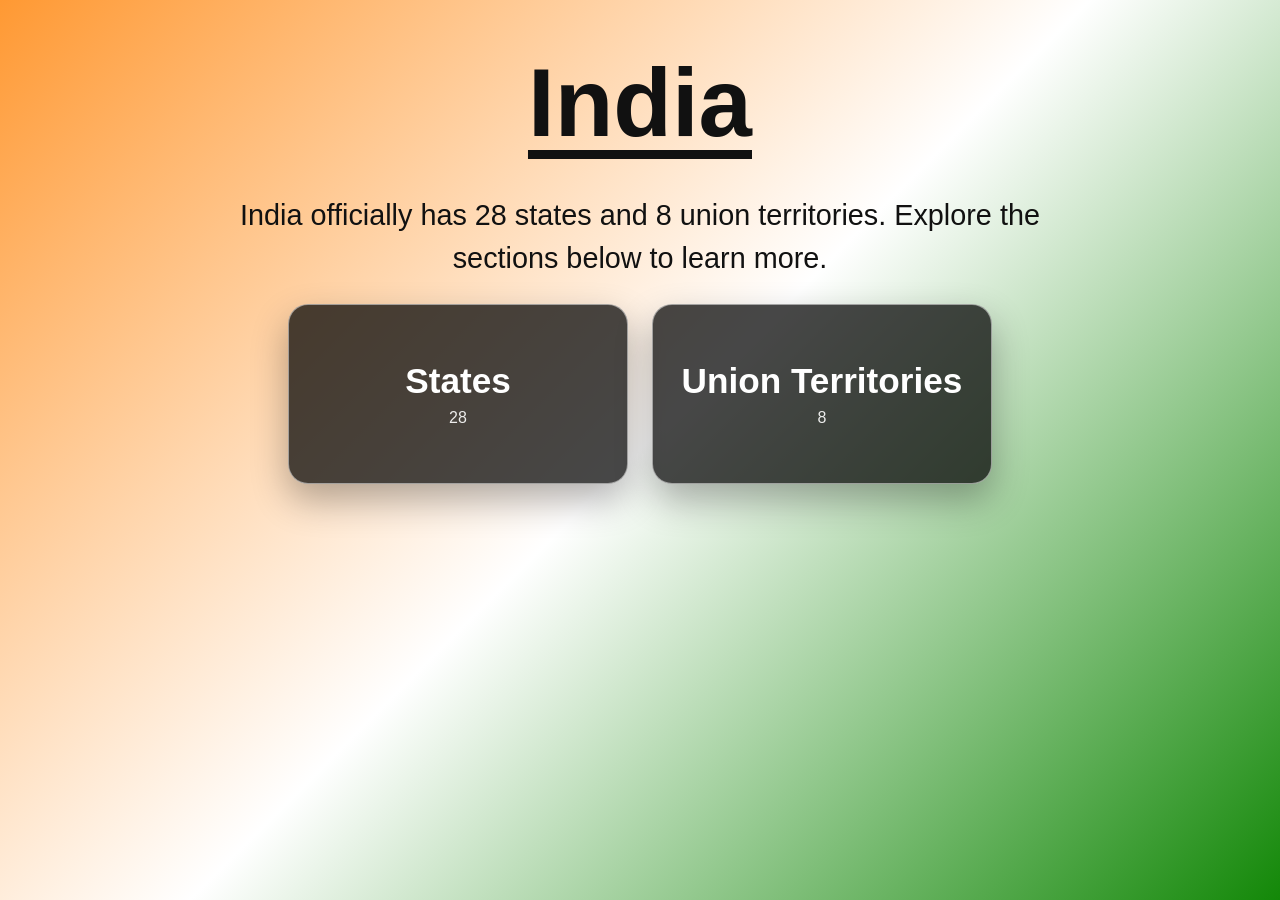
<file: index.html>
<!DOCTYPE html>
<html lang="en">
<head>
    <meta charset="UTF-8">
    <meta name="viewport" content="width=device-width, initial-scale=1.0">
    <title>States and Union Territories of India</title>
    <link rel="stylesheet" href="styles.css">
</head>
<body>
    <header>
        <h1 id="main_heading">India</h1>
    </header>
    <main>
        <div id="main_section_div">
            <p id="para">
                India officially has 28 states and 8 union territories. Explore the sections below to learn more.
            </p>
            <a href="States/states.html" id="states_link" class="sta_ui_link">
                <div id="states" class="sta_ui">
                    <span class="section_title">States</span>
                    <span class="section_count">28</span>
                </div>
            </a>
           <a href="Union_Territories/union_territories.html" id="union_territories_link" class="sta_ui_link">
             <div id="union_territories" class="sta_ui">
                <span class="section_title">Union Territories</span>
                <span class="section_count">8</span>
             </div>
            </a>
         </div>
    </main>
</body>
</html>
</file>
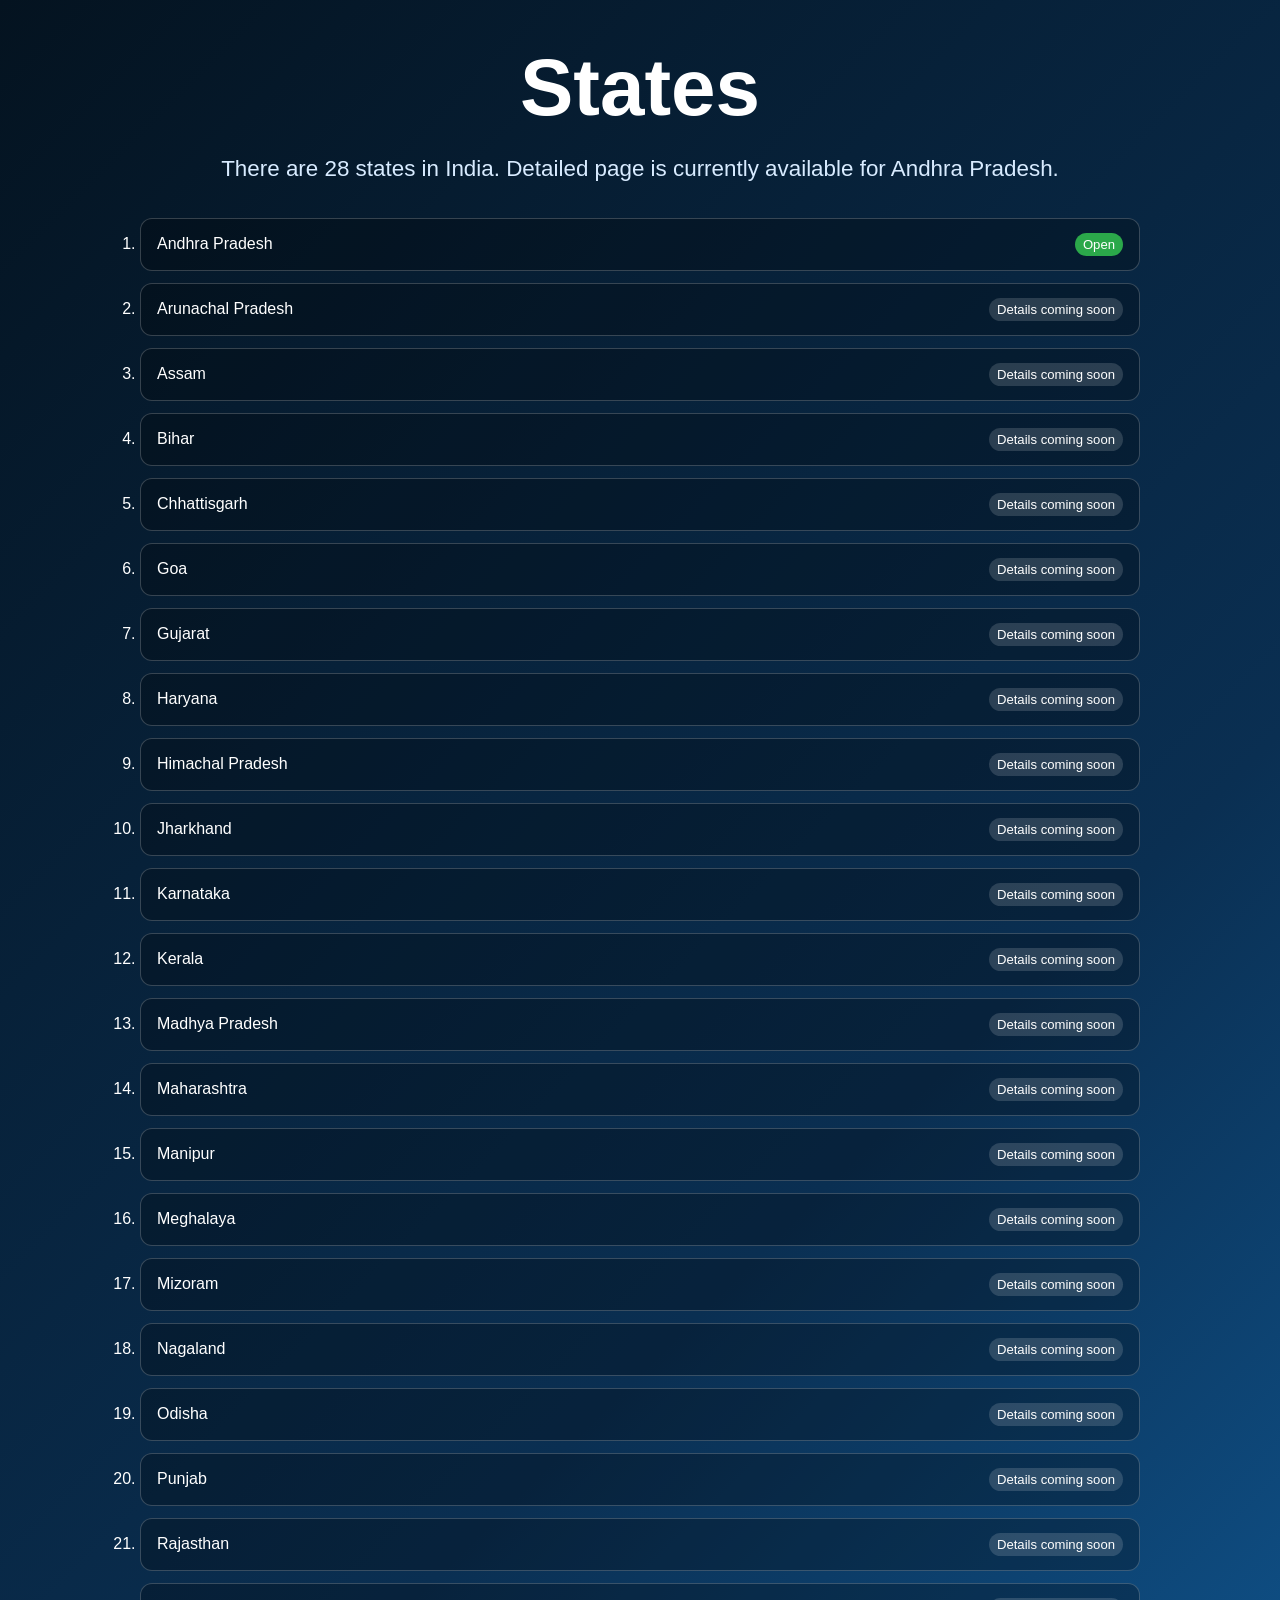
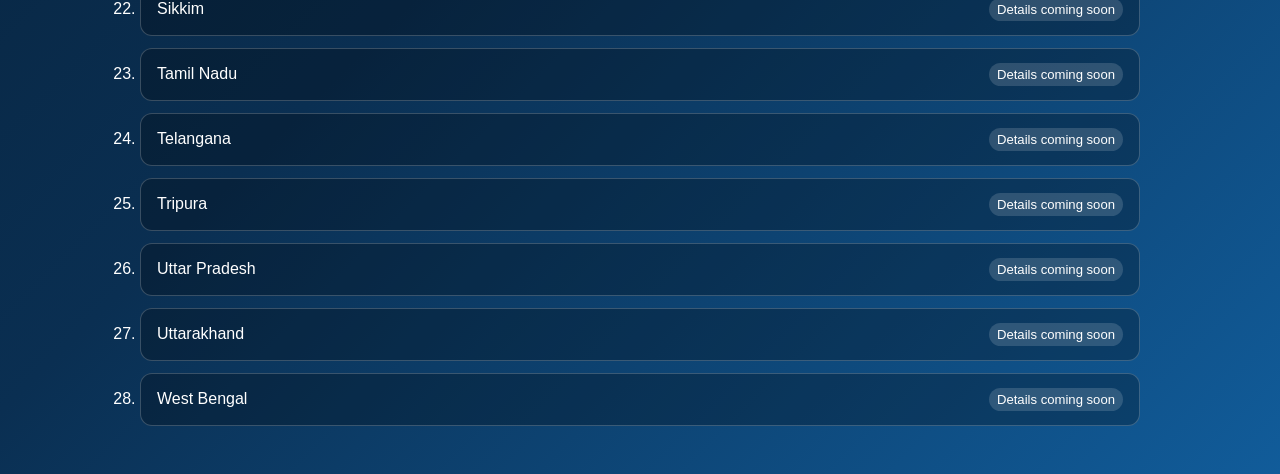
<file: States/states.html>
<!DOCTYPE html>
<html lang="en">
<head>
    <meta charset="UTF-8">
    <meta name="viewport" content="width=device-width, initial-scale=1.0">
    <title>States</title>
    <link rel="stylesheet" href="states.css">
</head>
<body>
    <header>
        <h1 id="main_heading">States</h1>
        <p id="para">There are 28 states in India. Detailed page is currently available for Andhra Pradesh.</p>
    </header>
    <main>
        <div id="main_div">
            <ol id="state_list">
                <li><a href="names/Andhra_Pradesh/Andhra_Pradesh.html" class="states_link">Andhra Pradesh <span class="status live">Open</span></a></li>
                <li><span class="states_link">Arunachal Pradesh <span class="status">Details coming soon</span></span></li>
                <li><span class="states_link">Assam <span class="status">Details coming soon</span></span></li>
                <li><span class="states_link">Bihar <span class="status">Details coming soon</span></span></li>
                <li><span class="states_link">Chhattisgarh <span class="status">Details coming soon</span></span></li>
                <li><span class="states_link">Goa <span class="status">Details coming soon</span></span></li>
                <li><span class="states_link">Gujarat <span class="status">Details coming soon</span></span></li>
                <li><span class="states_link">Haryana <span class="status">Details coming soon</span></span></li>
                <li><span class="states_link">Himachal Pradesh <span class="status">Details coming soon</span></span></li>
                <li><span class="states_link">Jharkhand <span class="status">Details coming soon</span></span></li>
                <li><span class="states_link">Karnataka <span class="status">Details coming soon</span></span></li>
                <li><span class="states_link">Kerala <span class="status">Details coming soon</span></span></li>
                <li><span class="states_link">Madhya Pradesh <span class="status">Details coming soon</span></span></li>
                <li><span class="states_link">Maharashtra <span class="status">Details coming soon</span></span></li>
                <li><span class="states_link">Manipur <span class="status">Details coming soon</span></span></li>
                <li><span class="states_link">Meghalaya <span class="status">Details coming soon</span></span></li>
                <li><span class="states_link">Mizoram <span class="status">Details coming soon</span></span></li>
                <li><span class="states_link">Nagaland <span class="status">Details coming soon</span></span></li>
                <li><span class="states_link">Odisha <span class="status">Details coming soon</span></span></li>
                <li><span class="states_link">Punjab <span class="status">Details coming soon</span></span></li>
                <li><span class="states_link">Rajasthan <span class="status">Details coming soon</span></span></li>
                <li><span class="states_link">Sikkim <span class="status">Details coming soon</span></span></li>
                <li><span class="states_link">Tamil Nadu <span class="status">Details coming soon</span></span></li>
                <li><span class="states_link">Telangana <span class="status">Details coming soon</span></span></li>
                <li><span class="states_link">Tripura <span class="status">Details coming soon</span></span></li>
                <li><span class="states_link">Uttar Pradesh <span class="status">Details coming soon</span></span></li>
                <li><span class="states_link">Uttarakhand <span class="status">Details coming soon</span></span></li>
                <li><span class="states_link">West Bengal <span class="status">Details coming soon</span></span></li>
            </ol>
        </div>
    </main>
</body>
</html>
</file>
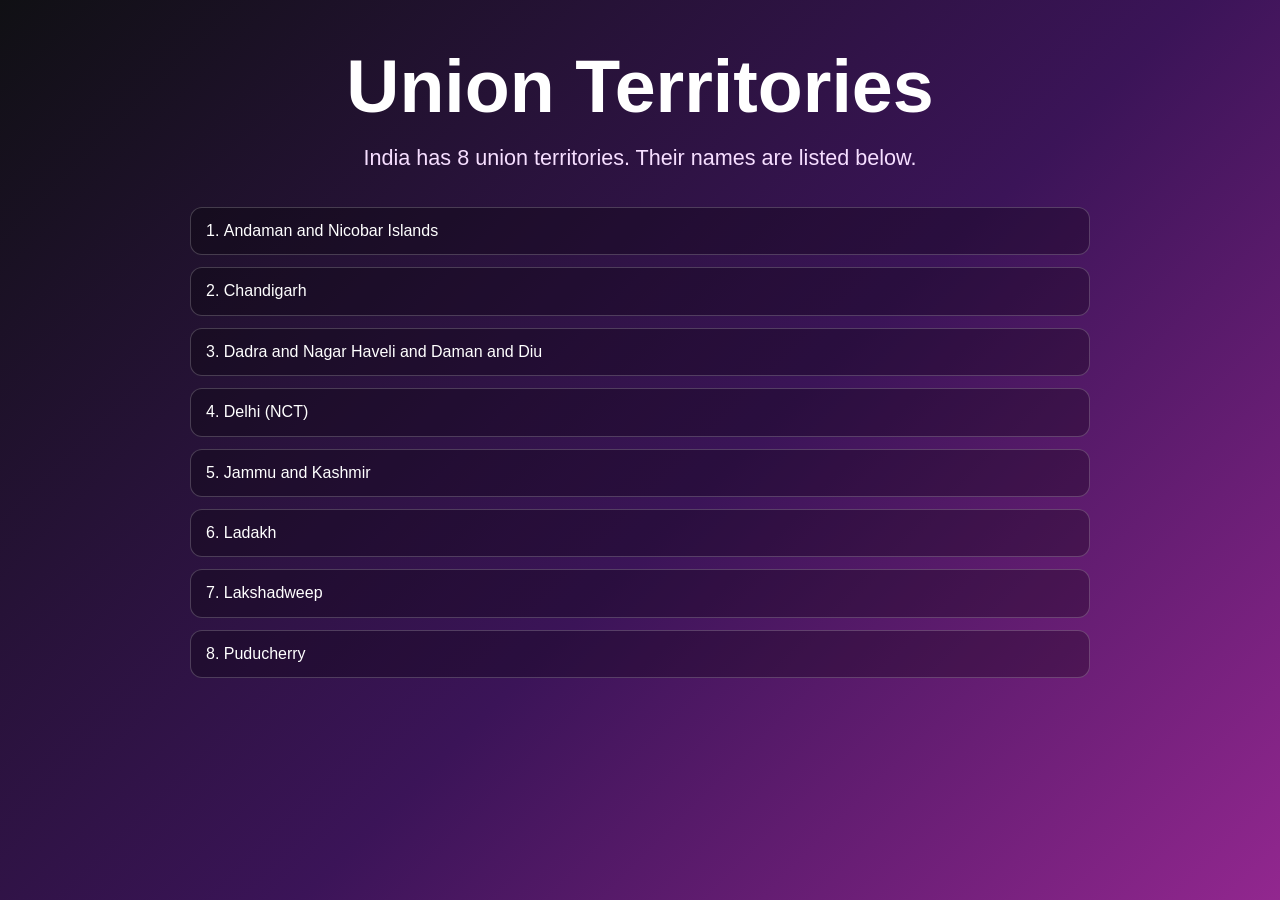
<file: Union_Territories/union_territories.html>
<!DOCTYPE html>
<html lang="en">
<head>
    <meta charset="UTF-8">
    <meta name="viewport" content="width=device-width, initial-scale=1.0">
    <title>Union Territories</title>
    <link rel="stylesheet" href="union_territories.css">
</head>
<body>
    <header>
        <h1 id="main_heading">Union Territories</h1>
        <p id="para">India has 8 union territories. Their names are listed below.</p>
    </header>
    <main>
        <ol id="territory_list">
            <li>Andaman and Nicobar Islands</li>
            <li>Chandigarh</li>
            <li>Dadra and Nagar Haveli and Daman and Diu</li>
            <li>Delhi (NCT)</li>
            <li>Jammu and Kashmir</li>
            <li>Ladakh</li>
            <li>Lakshadweep</li>
            <li>Puducherry</li>
        </ol>
    </main>
</body>
</html>
</file>
<file: styles.css>
* {
    box-sizing: border-box;
}

body {
    margin: 0;
    min-height: 100vh;
    font-family: Arial, Helvetica, sans-serif;
    background: linear-gradient(135deg, #ff9933 0%, #ffffff 50%, #138808 100%);
    color: #111111;
}

header {
    padding: 48px 16px 12px;
}

#main_heading {
    margin: 0;
    font-size: clamp(3rem, 11vw, 6rem);
    text-align: center;
    text-decoration: underline;
    text-underline-offset: 14px;
}

#main_section_div {
    width: min(900px, 92%);
    margin: 24px auto 40px;
    display: flex;
    flex-wrap: wrap;
    justify-content: center;
    gap: 24px;
}

#para {
    width: 100%;
    margin: 0;
    text-align: center;
    font-size: clamp(1.1rem, 3vw, 1.8rem);
    line-height: 1.5;
}

.sta_ui_link {
    text-decoration: none;
}

.sta_ui {
    width: min(340px, 90vw);
    min-height: 180px;
    border-radius: 20px;
    border: 1px solid rgba(255, 255, 255, 0.5);
    background: rgba(0, 0, 0, 0.72);
    color: #ffffff;
    display: flex;
    align-items: center;
    justify-content: center;
    flex-direction: column;
    gap: 8px;
    text-align: center;
    box-shadow: 0 16px 36px rgba(0, 0, 0, 0.3);
    transition: transform 0.2s ease, box-shadow 0.2s ease;
}

.sta_ui:hover {
    transform: translateY(-5px);
    box-shadow: 0 20px 44px rgba(0, 0, 0, 0.35);
}

.section_title {
    font-size: clamp(1.7rem, 5vw, 2.2rem);
    font-weight: 700;
}

.section_count {
    font-size: 1rem;
    opacity: 0.9;
}
</file>
<file: States/states.css>
* {
    box-sizing: border-box;
}

body {
    margin: 0;
    min-height: 100vh;
    font-family: Arial, Helvetica, sans-serif;
    background: linear-gradient(135deg, #041320 0%, #0a2f52 60%, #115c9a 100%);
    color: #ffffff;
}

header {
    width: min(1000px, 92%);
    margin: 0 auto;
    padding: 42px 0 8px;
}

#main_heading {
    margin: 0;
    font-size: clamp(2.4rem, 8vw, 5rem);
    text-align: center;
}

#para {
    margin: 18px auto 0;
    text-align: center;
    max-width: 900px;
    color: #d8ebff;
    font-size: clamp(1rem, 2.7vw, 1.4rem);
    line-height: 1.5;
}

#main_div {
    width: min(1000px, 92%);
    margin: 24px auto 48px;
}

#state_list {
    list-style-position: inside;
    margin: 0;
    padding: 0;
    display: grid;
    gap: 12px;
}

#state_list li {
    list-style: decimal;
}

.states_link {
    display: flex;
    justify-content: space-between;
    gap: 10px;
    align-items: center;
    text-decoration: none;
    color: #ffffff;
    padding: 14px 16px;
    border-radius: 12px;
    border: 1px solid rgba(255, 255, 255, 0.2);
    background: rgba(0, 0, 0, 0.26);
}

a.states_link:hover {
    background: rgba(0, 0, 0, 0.4);
}

.status {
    font-size: 0.82rem;
    padding: 4px 8px;
    border-radius: 999px;
    background: rgba(255, 255, 255, 0.15);
    white-space: nowrap;
}

.status.live {
    background: #2ba84a;
}
</file>
<file: Union_Territories/union_territories.css>
* {
    box-sizing: border-box;
}

body {
    margin: 0;
    min-height: 100vh;
    font-family: Arial, Helvetica, sans-serif;
    background: linear-gradient(135deg, #101014 0%, #3b1458 55%, #92278f 100%);
    color: #ffffff;
}

header {
    width: min(900px, 92%);
    margin: 0 auto;
    padding: 44px 0 10px;
}

#main_heading {
    margin: 0;
    text-align: center;
    font-size: clamp(2.2rem, 7vw, 4.6rem);
}

#para {
    text-align: center;
    margin: 16px auto 0;
    color: #f6deff;
    font-size: clamp(1rem, 2.8vw, 1.35rem);
}

#territory_list {
    width: min(900px, 92%);
    margin: 26px auto 48px;
    padding: 0;
    list-style-position: inside;
    display: grid;
    gap: 12px;
}

#territory_list li {
    padding: 12px 15px;
    border-radius: 12px;
    border: 1px solid rgba(255, 255, 255, 0.2);
    background: rgba(0, 0, 0, 0.28);
    line-height: 1.4;
}
</file>
